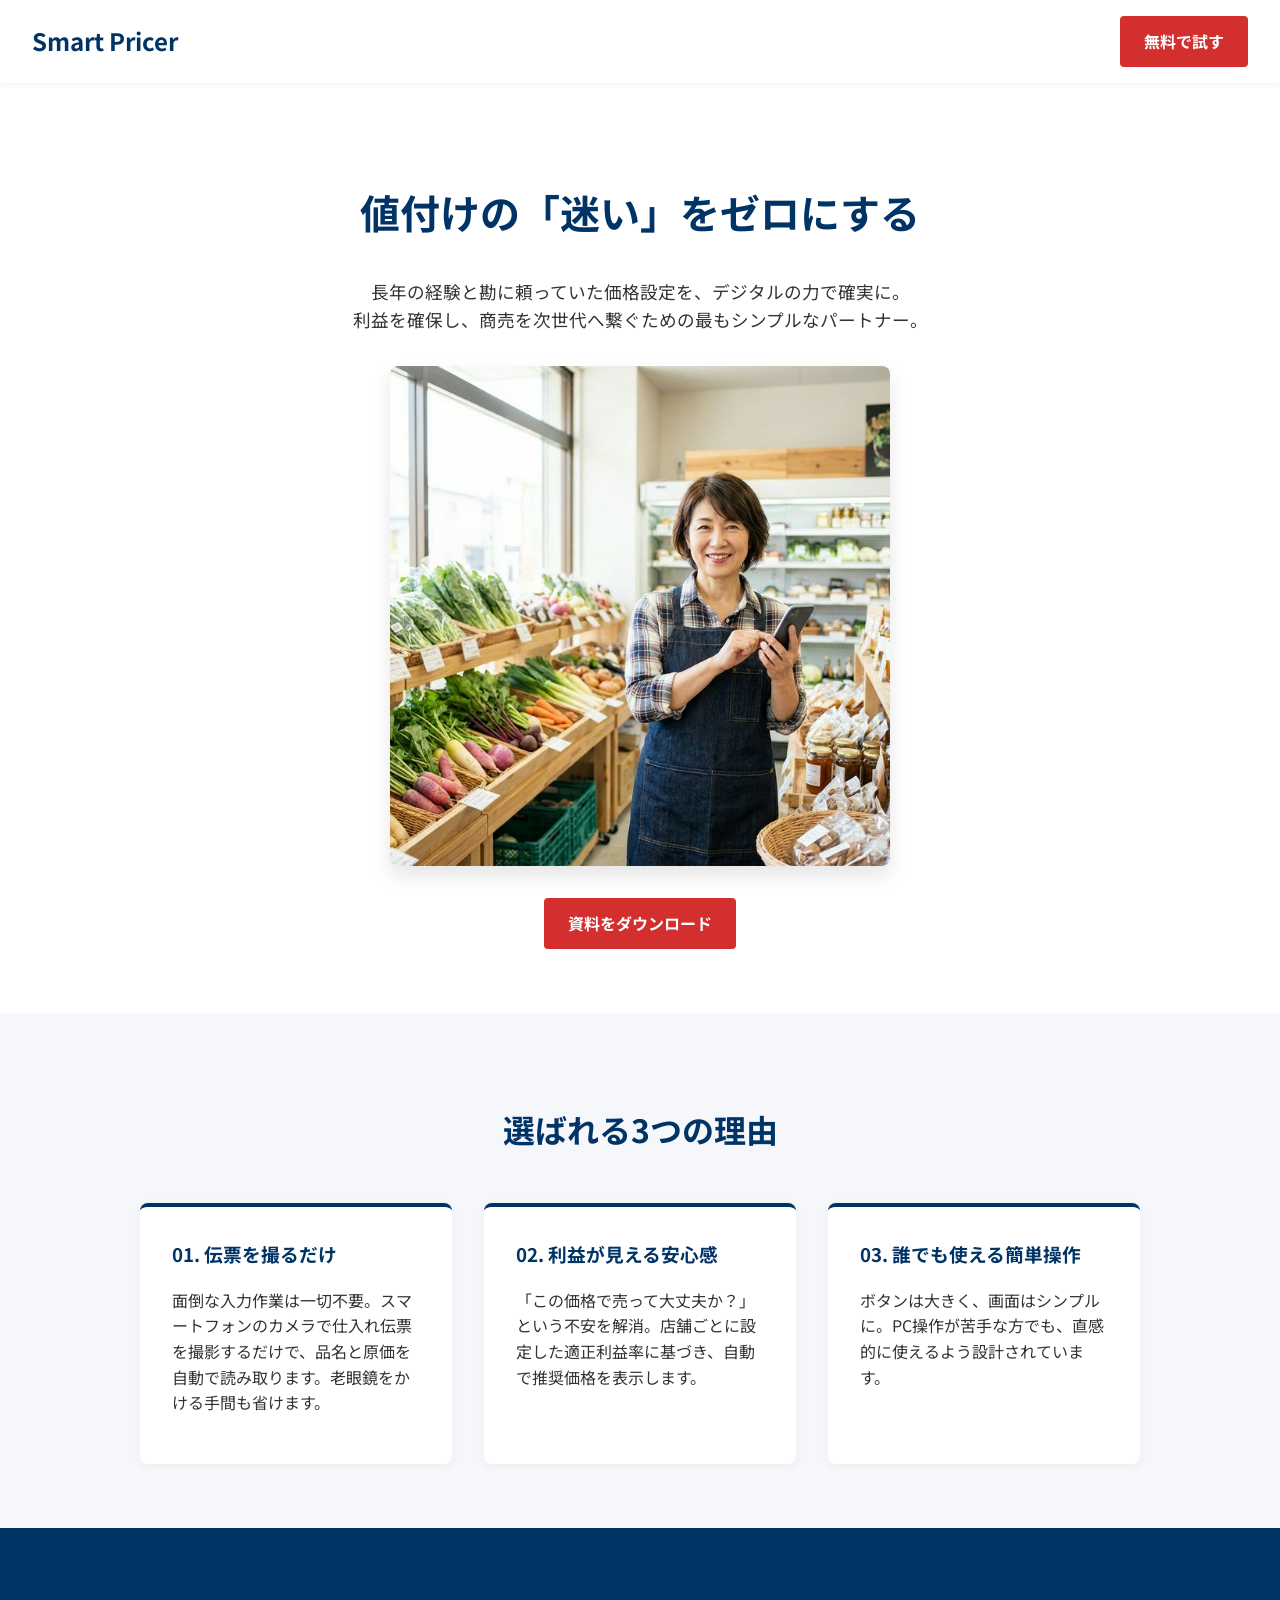
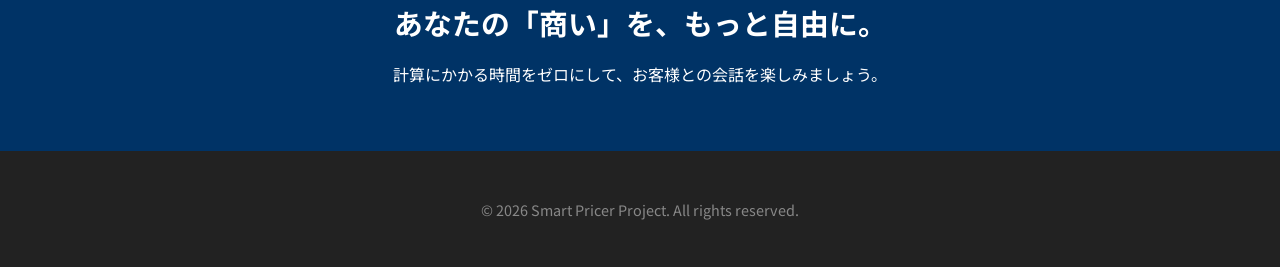
<file: web_designs/lp_concept_a_reliability.html>
<!DOCTYPE html>
<html lang="ja">
<head>
    <meta charset="UTF-8">
    <meta name="viewport" content="width=device-width, initial-scale=1.0">
    <title>スマート・プライサー | 値付けの「迷い」をゼロにする</title>
    <meta name="description" content="仕入れ伝票を撮るだけで、最適な売値を自動計算。小売店の利益を守り、現場の時間を創出する「スマート・プライサー」。">
    <link rel="preconnect" href="https://fonts.googleapis.com">
    <link rel="preconnect" href="https://fonts.gstatic.com" crossorigin>
    <link href="https://fonts.googleapis.com/css2?family=Noto+Sans+JP:wght@400;500;700&display=swap" rel="stylesheet">
    <style>
        :root {
            --primary-color: #003366; /* 信頼のネイビー */
            --accent-color: #D32F2F; /* 強調の赤 */
            --bg-color: #F5F7FA;
            --text-color: #333333;
            --white: #FFFFFF;
        }

        body {
            font-family: 'Noto Sans JP', sans-serif;
            margin: 0;
            padding: 0;
            background-color: var(--bg-color);
            color: var(--text-color);
            line-height: 1.6;
        }

        header {
            background-color: var(--white);
            padding: 1rem 2rem;
            box-shadow: 0 2px 4px rgba(0,0,0,0.05);
            display: flex;
            justify-content: space-between;
            align-items: center;
            position: sticky;
            top: 0;
            z-index: 100;
        }

        .logo {
            font-size: 1.5rem;
            font-weight: 700;
            color: var(--primary-color);
        }

        .cta-button {
            background-color: var(--accent-color);
            color: var(--white);
            padding: 0.8rem 1.5rem;
            border-radius: 4px;
            text-decoration: none;
            font-weight: 700;
            transition: opacity 0.3s;
        }

        .cta-button:hover {
            opacity: 0.9;
        }

        /* Hero Section */
        .hero {
            background-color: var(--white);
            padding: 4rem 2rem;
            text-align: center;
            display: flex;
            flex-direction: column;
            align-items: center;
        }

        .hero h1 {
            font-size: 2.5rem;
            color: var(--primary-color);
            margin-bottom: 1rem;
        }

        .hero p {
            font-size: 1.1rem;
            margin-bottom: 2rem;
            max-width: 600px;
        }

        .hero-image {
            max-width: 100%;
            height: auto;
            border-radius: 8px;
            box-shadow: 0 10px 20px rgba(0,0,0,0.1);
            margin-bottom: 2rem;
            max-height: 500px;
            object-fit: cover;
        }

        /* Features */
        .features {
            padding: 4rem 2rem;
            max-width: 1000px;
            margin: 0 auto;
        }

        .section-title {
            text-align: center;
            font-size: 2rem;
            color: var(--primary-color);
            margin-bottom: 3rem;
        }

        .feature-grid {
            display: grid;
            grid-template-columns: repeat(auto-fit, minmax(300px, 1fr));
            gap: 2rem;
        }

        .feature-card {
            background-color: var(--white);
            padding: 2rem;
            border-radius: 8px;
            box-shadow: 0 2px 8px rgba(0,0,0,0.05);
            text-align: left;
            border-top: 4px solid var(--primary-color);
        }

        .feature-card h3 {
            color: var(--primary-color);
            margin-top: 0;
        }

        /* Proof/Trust */
        .proof {
            background-color: var(--primary-color);
            color: var(--white);
            padding: 3rem 2rem;
            text-align: center;
        }

        .proof h2 {
            font-size: 1.8rem;
            margin-bottom: 0.5rem;
        }

        /* Footer */
        footer {
            background-color: #222;
            color: #888;
            text-align: center;
            padding: 2rem;
            font-size: 0.9rem;
        }

        @media (max-width: 768px) {
            .hero h1 {
                font-size: 1.8rem;
            }
        }
    </style>
</head>
<body>

    <header>
        <div class="logo">Smart Pricer</div>
        <a href="#" class="cta-button">無料で試す</a>
    </header>

    <section class="hero">
        <h1>値付けの「迷い」をゼロにする</h1>
        <p>長年の経験と勘に頼っていた価格設定を、デジタルの力で確実に。<br>
        利益を確保し、商売を次世代へ繋ぐための最もシンプルなパートナー。</p>
        <img src="images/hero_a.png" alt="信頼できる店主がスマホで値付けをしている様子" class="hero-image">
        <a href="#" class="cta-button">資料をダウンロード</a>
    </section>

    <section class="features">
        <h2 class="section-title">選ばれる3つの理由</h2>
        <div class="feature-grid">
            <div class="feature-card">
                <h3>01. 伝票を撮るだけ</h3>
                <p>面倒な入力作業は一切不要。スマートフォンのカメラで仕入れ伝票を撮影するだけで、品名と原価を自動で読み取ります。老眼鏡をかける手間も省けます。</p>
            </div>
            <div class="feature-card">
                <h3>02. 利益が見える安心感</h3>
                <p>「この価格で売って大丈夫か？」という不安を解消。店舗ごとに設定した適正利益率に基づき、自動で推奨価格を表示します。</p>
            </div>
            <div class="feature-card">
                <h3>03. 誰でも使える簡単操作</h3>
                <p>ボタンは大きく、画面はシンプルに。PC操作が苦手な方でも、直感的に使えるよう設計されています。</p>
            </div>
        </div>
    </section>

    <section class="proof">
        <h2>あなたの「商い」を、もっと自由に。</h2>
        <p>計算にかかる時間をゼロにして、お客様との会話を楽しみましょう。</p>
    </section>

    <footer>
        <p>&copy; 2026 Smart Pricer Project. All rights reserved.</p>
    </footer>

</body>
</html>
</file>
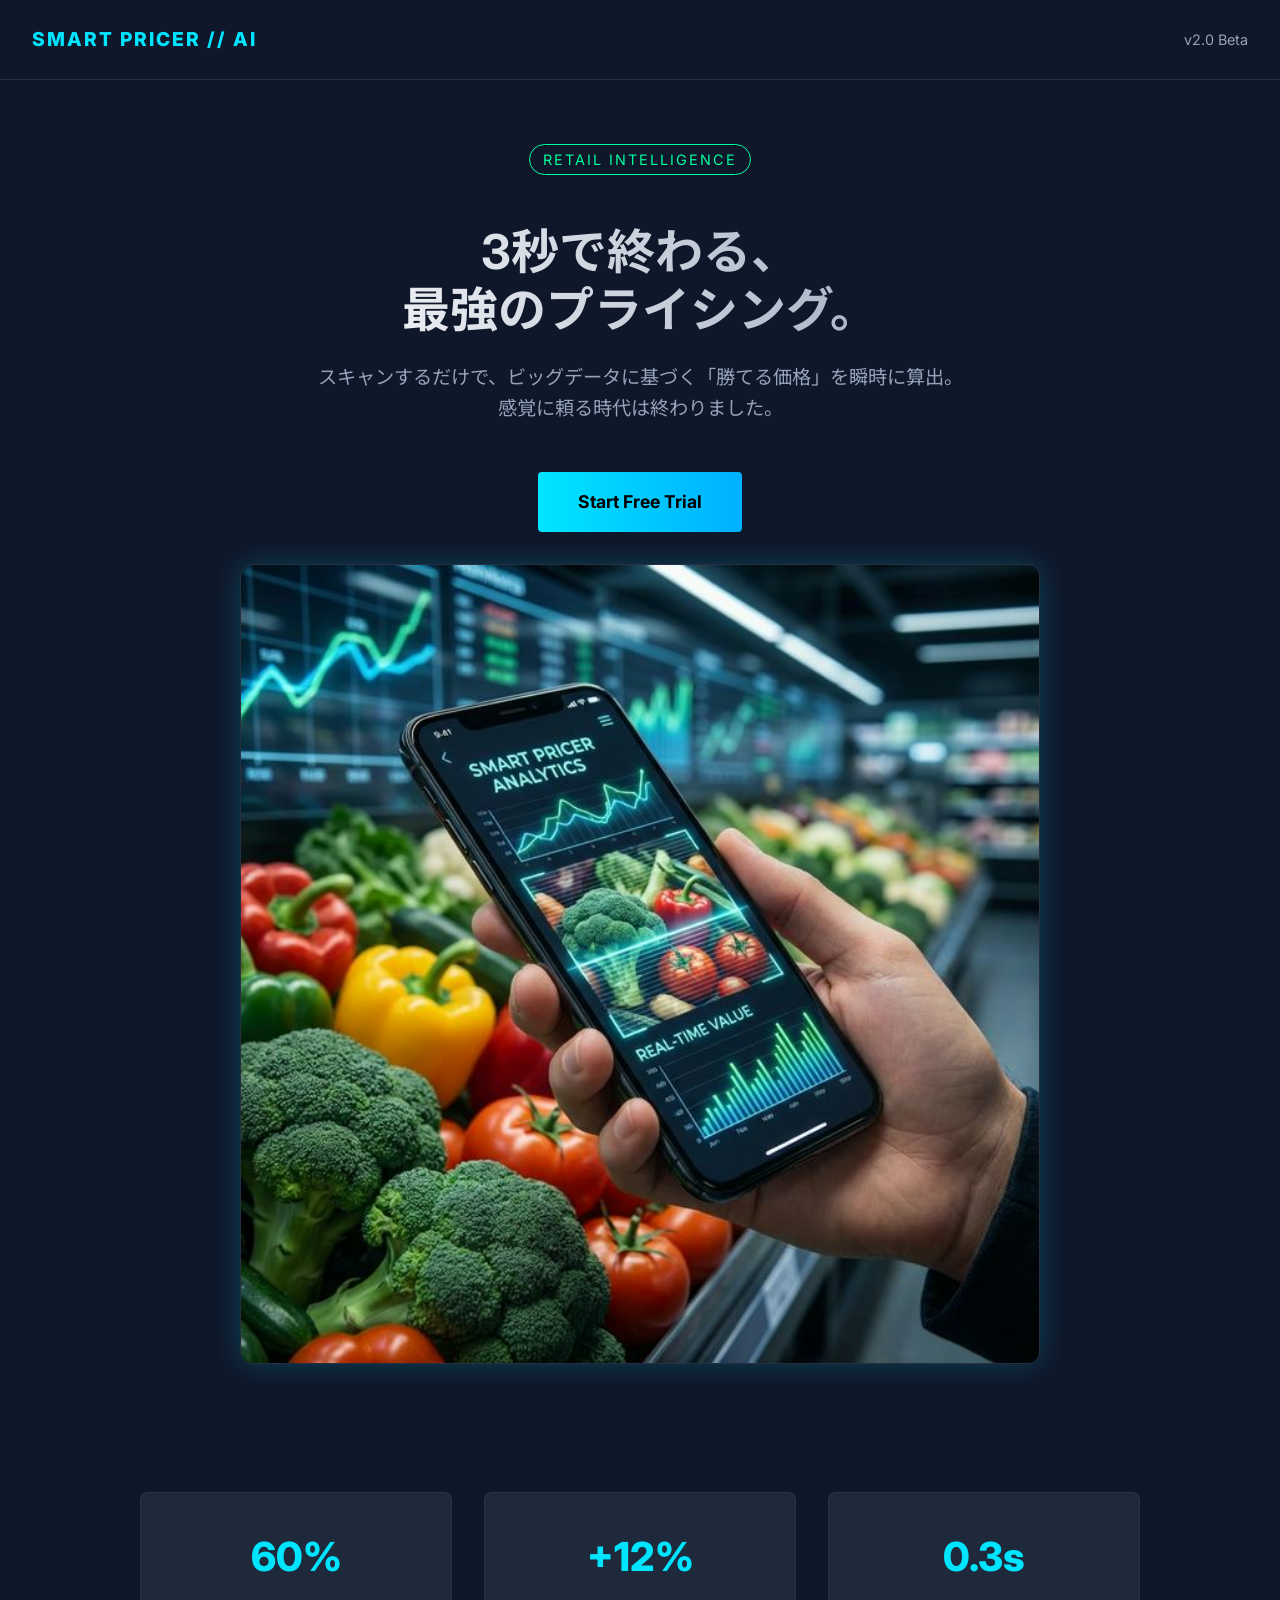
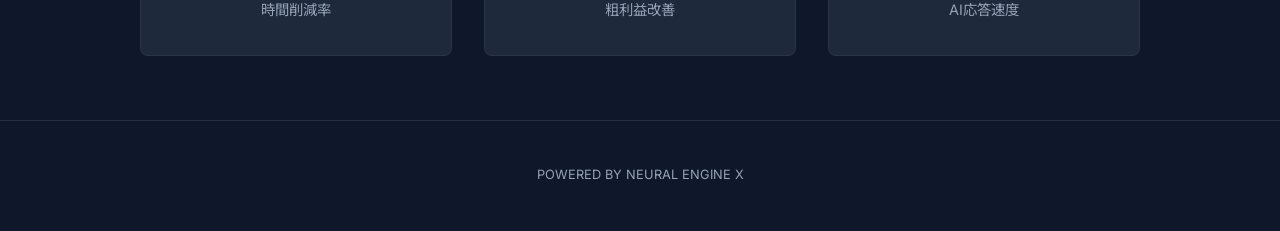
<file: web_designs/lp_concept_b_tech.html>
<!DOCTYPE html>
<html lang="ja">

<head>
    <meta charset="UTF-8">
    <meta name="viewport" content="width=device-width, initial-scale=1.0">
    <title>Smart Pricer | 次世代のリテール・オペレーション</title>
    <meta name="description" content="AIが導き出す「勝てる価格」。経験則をデータに変え、利益最大化を実現するプライシング・プラットフォーム。">
    <link rel="preconnect" href="https://fonts.googleapis.com">
    <link rel="preconnect" href="https://fonts.gstatic.com" crossorigin>
    <link
        href="https://fonts.googleapis.com/css2?family=Inter:wght@400;600;800&family=Noto+Sans+JP:wght@400;700&display=swap"
        rel="stylesheet">
    <style>
        :root {
            --bg-color: #0F172A;
            /* ダークネイビー */
            --card-bg: #1E293B;
            --primary-accent: #00E5FF;
            /* サイバーブルー */
            --secondary-accent: #00FF9D;
            /* ネオングリーン */
            --text-color: #F8FAFC;
            --text-muted: #94A3B8;
        }

        body {
            font-family: 'Inter', 'Noto Sans JP', sans-serif;
            margin: 0;
            padding: 0;
            background-color: var(--bg-color);
            color: var(--text-color);
            line-height: 1.6;
        }

        header {
            padding: 1.5rem 2rem;
            display: flex;
            justify-content: space-between;
            align-items: center;
            border-bottom: 1px solid rgba(255, 255, 255, 0.1);
        }

        .logo {
            font-size: 1.2rem;
            letter-spacing: 2px;
            font-weight: 800;
            color: var(--primary-accent);
            text-transform: uppercase;
        }

        .hero {
            padding: 4rem 2rem;
            text-align: center;
            position: relative;
            overflow: hidden;
        }

        .hero::before {
            content: '';
            position: absolute;
            top: -50%;
            left: 50%;
            transform: translate(-50%, 0);
            width: 600px;
            height: 600px;
            background: radial-gradient(circle, rgba(0, 229, 255, 0.2) 0%, rgba(15, 23, 42, 0) 70%);
            z-index: 0;
            pointer-events: none;
        }

        .hero-content {
            position: relative;
            z-index: 1;
            max-width: 800px;
            margin: 0 auto;
        }

        .tagline {
            color: var(--secondary-accent);
            font-size: 0.9rem;
            letter-spacing: 2px;
            margin-bottom: 1rem;
            display: inline-block;
            border: 1px solid var(--secondary-accent);
            padding: 0.2rem 0.8rem;
            border-radius: 20px;
        }

        h1 {
            font-size: 3rem;
            line-height: 1.2;
            margin-bottom: 1.5rem;
            background: linear-gradient(90deg, #FFFFFF, #94A3B8);
            -webkit-background-clip: text;
            -webkit-text-fill-color: transparent;
        }

        p.lead {
            color: var(--text-muted);
            font-size: 1.2rem;
            margin-bottom: 3rem;
        }

        .hero-image-wrapper {
            margin-top: 2rem;
            border-radius: 12px;
            overflow: hidden;
            border: 1px solid rgba(255, 255, 255, 0.1);
            box-shadow: 0 0 30px rgba(0, 229, 255, 0.2);
        }

        .hero-image {
            width: 100%;
            display: block;
        }

        .stats-grid {
            display: grid;
            grid-template-columns: repeat(auto-fit, minmax(200px, 1fr));
            gap: 2rem;
            padding: 4rem 2rem;
            max-width: 1000px;
            margin: 0 auto;
        }

        .stat-card {
            background-color: var(--card-bg);
            padding: 2rem;
            border-radius: 8px;
            text-align: center;
            border: 1px solid rgba(255, 255, 255, 0.05);
            transition: transform 0.3s;
        }

        .stat-card:hover {
            transform: translateY(-5px);
            border-color: var(--primary-accent);
        }

        .stat-number {
            font-size: 2.5rem;
            font-weight: 800;
            color: var(--primary-accent);
            display: block;
            margin-bottom: 0.5rem;
        }

        .stat-label {
            color: var(--text-muted);
            font-size: 0.9rem;
        }

        .cta-section {
            text-align: center;
            padding: 2rem;
            margin-bottom: 4rem;
        }

        .primary-btn {
            background: linear-gradient(90deg, var(--primary-accent), #00B0FF);
            color: #000;
            padding: 1rem 2.5rem;
            border-radius: 4px;
            text-decoration: none;
            font-weight: 700;
            font-size: 1.1rem;
            display: inline-block;
            transition: box-shadow 0.3s;
        }

        .primary-btn:hover {
            box-shadow: 0 0 20px rgba(0, 229, 255, 0.5);
        }
    </style>
</head>

<body>

    <header>
        <div class="logo">Smart Pricer // AI</div>
        <div style="font-size: 0.9rem; color: var(--text-muted);">v2.0 Beta</div>
    </header>

    <div class="hero">
        <div class="hero-content">
            <span class="tagline">RETAIL INTELLIGENCE</span>
            <h1>3秒で終わる、<br>最強のプライシング。</h1>
            <p class="lead">スキャンするだけで、ビッグデータに基づく「勝てる価格」を瞬時に算出。<br>
                感覚に頼る時代は終わりました。</p>

            <a href="#" class="primary-btn">Start Free Trial</a>

            <div class="hero-image-wrapper">
                <img src="images/hero_b.png" alt="Futuristic smartphone interface analysing vegetable prices"
                    class="hero-image">
            </div>
        </div>
    </div>

    <div class="stats-grid">
        <div class="stat-card">
            <span class="stat-number">60%</span>
            <span class="stat-label">時間削減率</span>
        </div>
        <div class="stat-card">
            <span class="stat-number">+12%</span>
            <span class="stat-label">粗利益改善</span>
        </div>
        <div class="stat-card">
            <span class="stat-number">0.3s</span>
            <span class="stat-label">AI応答速度</span>
        </div>
    </div>

    <footer
        style="text-align: center; padding: 2rem; color: var(--text-muted); font-size: 0.8rem; border-top: 1px solid rgba(255,255,255,0.1);">
        <p>POWERED BY NEURAL ENGINE X</p>
    </footer>

</body>

</html>
</file>
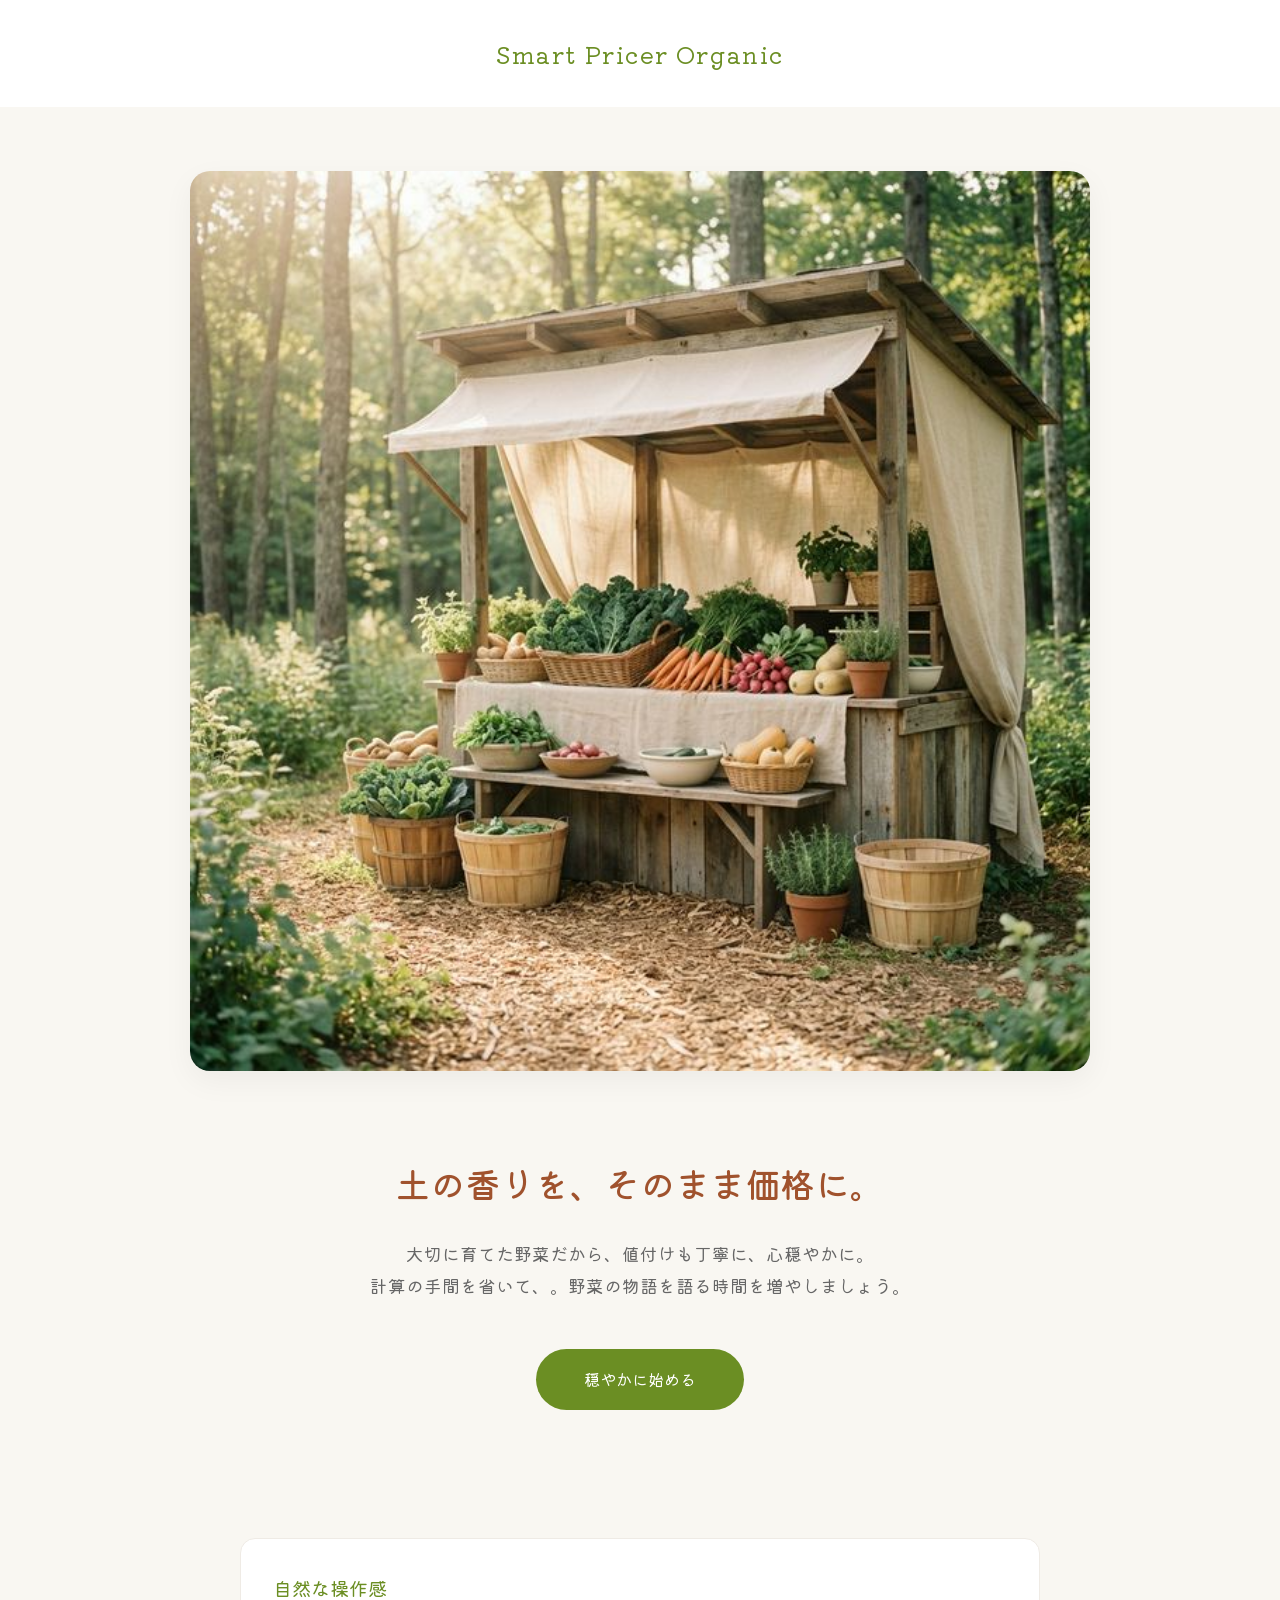
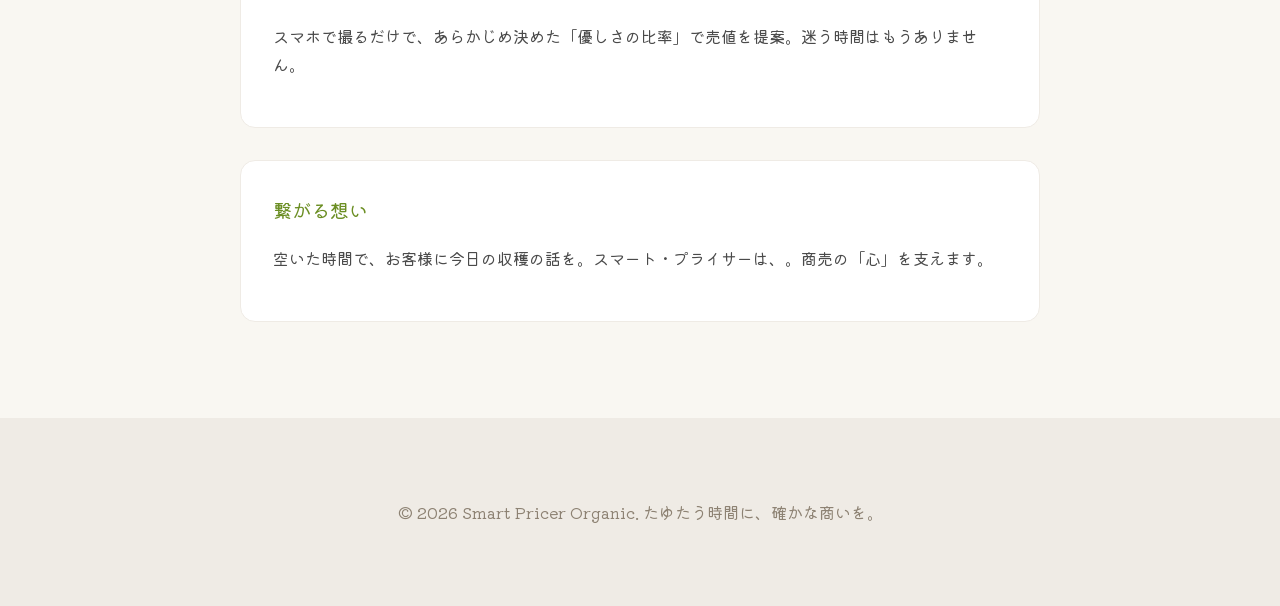
<file: web_designs/lp_concept_c1_organic.html>
<!DOCTYPE html>
<html lang="ja">

<head>
    <meta charset="UTF-8">
    <meta name="viewport" content="width=device-width, initial-scale=1.0">
    <title>スマート・プライサー | 自然の恵みを、まっすぐ届ける</title>
    <link rel="preconnect" href="https://fonts.googleapis.com">
    <link rel="preconnect" href="https://fonts.gstatic.com" crossorigin>
    <link href="https://fonts.googleapis.com/css2?family=Kiwi+Maru:wght@300;400;500&display=swap" rel="stylesheet">
    <style>
        :root {
            --bg-color: #F9F7F2;
            --primary-color: #6B8E23;
            /* オリーブドラブ */
            --accent-color: #A0522D;
            /* シエナ */
            --text-color: #4A4A4A;
            --font-family: 'Kiwi Maru', serif;
        }

        body {
            font-family: var(--font-family);
            margin: 0;
            padding: 0;
            background-color: var(--bg-color);
            color: var(--text-color);
            line-height: 1.8;
        }

        header {
            padding: 2rem;
            text-align: center;
            background-color: #fff;
        }

        .logo {
            font-size: 1.5rem;
            color: var(--primary-color);
            letter-spacing: 0.1rem;
        }

        .hero {
            position: relative;
            padding: 4rem 2rem;
            text-align: center;
        }

        .hero-inner {
            max-width: 900px;
            margin: 0 auto;
        }

        .hero img {
            width: 100%;
            height: auto;
            border-radius: 20px;
            box-shadow: 0 10px 30px rgba(0, 0, 0, 0.05);
            margin-bottom: 3rem;
        }

        h1 {
            font-size: 2.2rem;
            color: var(--accent-color);
            margin-bottom: 1.5rem;
            font-weight: 500;
        }

        .lead {
            font-size: 1.1rem;
            margin-bottom: 3rem;
            color: #666;
        }

        .btn-organic {
            display: inline-block;
            padding: 1rem 3rem;
            background-color: var(--primary-color);
            color: #fff;
            text-decoration: none;
            border-radius: 50px;
            transition: opacity 0.3s;
        }

        .btn-organic:hover {
            opacity: 0.8;
        }

        .section {
            padding: 4rem 2rem;
            max-width: 800px;
            margin: 0 auto;
        }

        .card {
            background-color: #fff;
            padding: 2rem;
            border-radius: 15px;
            margin-bottom: 2rem;
            border: 1px solid #EFEBE5;
        }

        .card-title {
            color: var(--primary-color);
            font-size: 1.2rem;
            margin-bottom: 1rem;
            display: block;
        }

        footer {
            padding: 4rem 2rem;
            text-align: center;
            background-color: #EFEBE5;
            color: #8D8273;
        }
    </style>
</head>

<body>
    <header>
        <div class="logo">Smart Pricer Organic</div>
    </header>

    <div class="hero">
        <div class="hero-inner">
            <img src="images/hero_c1.png" alt="Organic Market in Forest">
            <h1>土の香りを、そのまま価格に。</h1>
            <p class="lead">大切に育てた野菜だから、値付けも丁寧に、心穏やかに。<br>
                計算の手間を省いて、。野菜の物語を語る時間を増やしましょう。</p>
            <a href="#" class="btn-organic">穏やかに始める</a>
        </div>
    </div>

    <div class="section">
        <div class="card">
            <span class="card-title">自然な操作感</span>
            <p>スマホで撮るだけで、あらかじめ決めた「優しさの比率」で売値を提案。迷う時間はもうありません。</p>
        </div>
        <div class="card">
            <span class="card-title">繋がる想い</span>
            <p>空いた時間で、お客様に今日の収穫の話を。スマート・プライサーは、。商売の「心」を支えます。</p>
        </div>
    </div>

    <footer>
        <p>&copy; 2026 Smart Pricer Organic. たゆたう時間に、確かな商いを。</p>
    </footer>
</body>

</html>
</file>
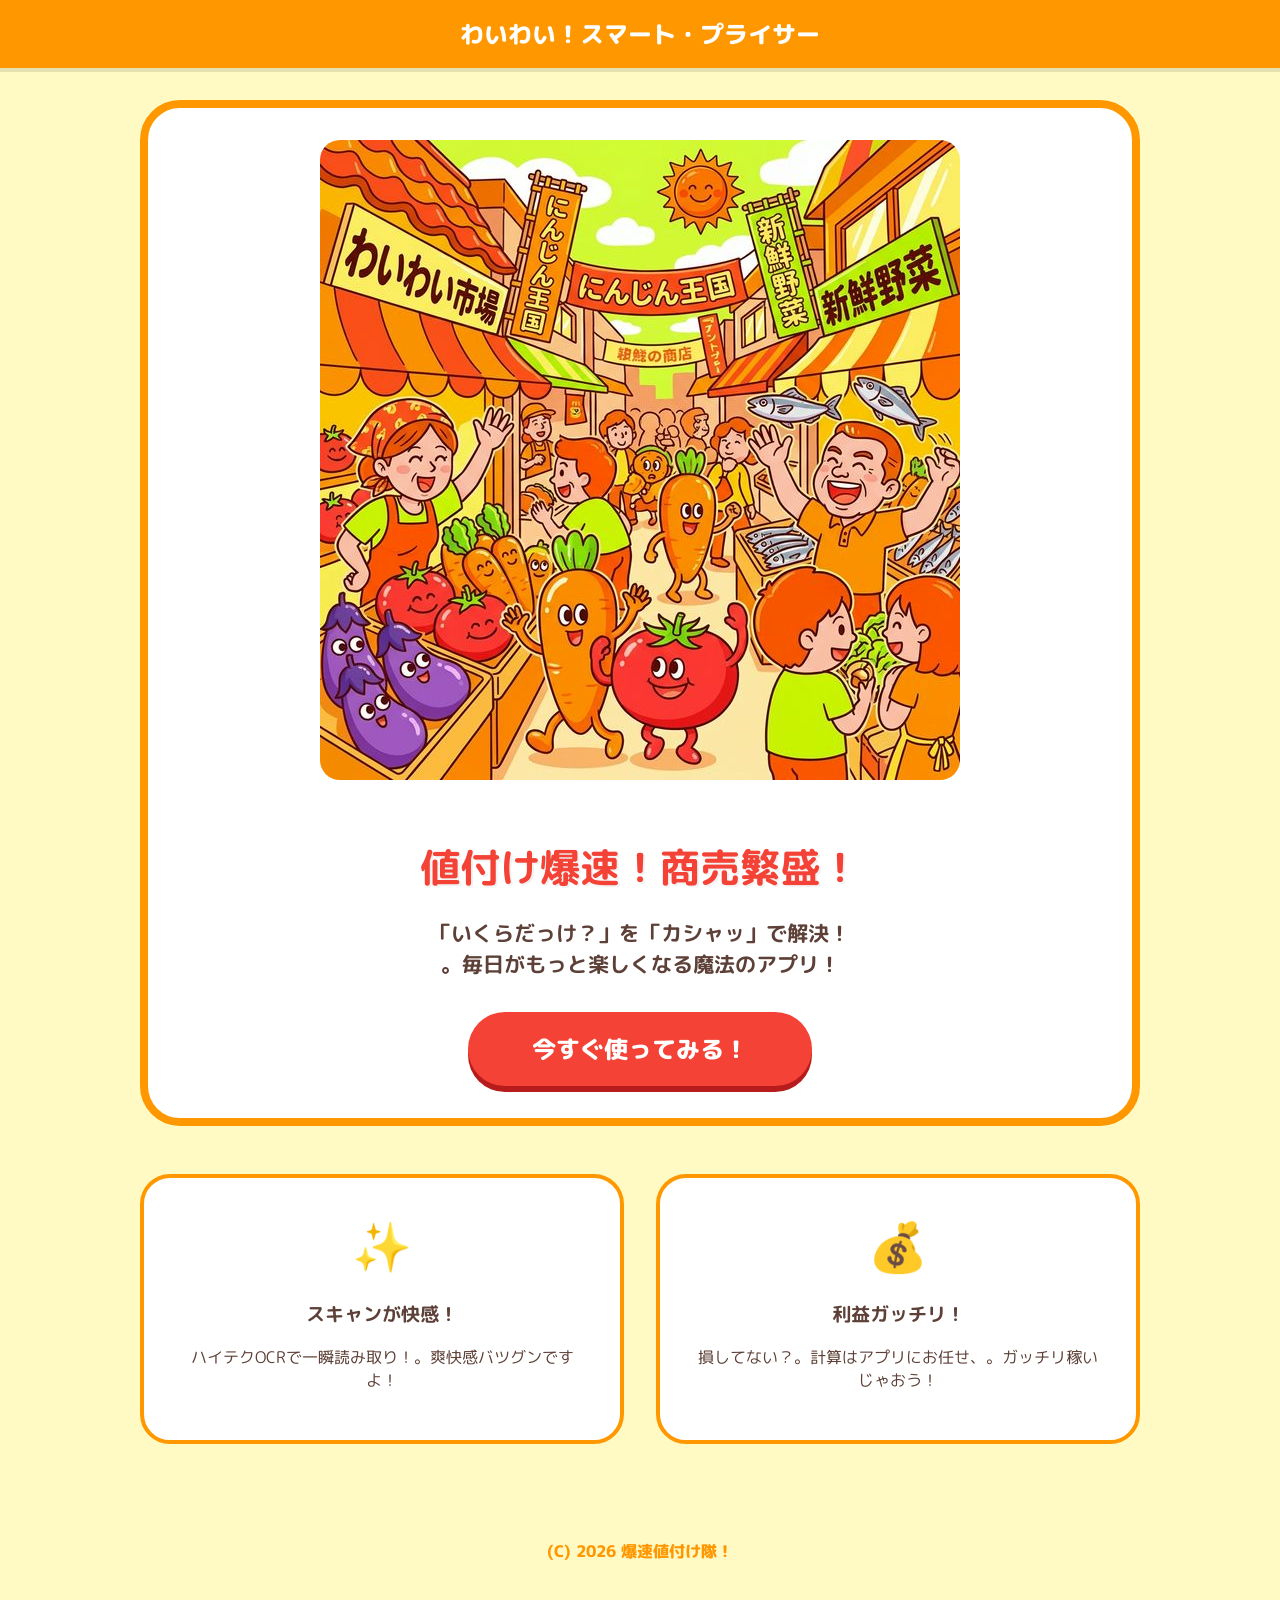
<file: web_designs/lp_concept_c2_pop.html>
<!DOCTYPE html>
<html lang="ja">

<head>
    <meta charset="UTF-8">
    <meta name="viewport" content="width=device-width, initial-scale=1.0">
    <title>スマート・プライサー | 商売繁盛！わいわい値付け！</title>
    <link rel="preconnect" href="https://fonts.googleapis.com">
    <link rel="preconnect" href="https://fonts.gstatic.com" crossorigin>
    <link href="https://fonts.googleapis.com/css2?family=M+PLUS+Rounded+1c:wght@400;700;800&display=swap"
        rel="stylesheet">
    <style>
        :root {
            --bg-color: #FFF9C4;
            --primary-color: #FF9800;
            --accent-color: #F44336;
            --text-color: #5D4037;
            --white: #FFFFFF;
        }

        body {
            font-family: 'M PLUS Rounded 1c', sans-serif;
            margin: 0;
            padding: 0;
            background-color: var(--bg-color);
            color: var(--text-color);
        }

        .header {
            background-color: var(--primary-color);
            color: var(--white);
            padding: 1rem;
            text-align: center;
            font-size: 1.5rem;
            font-weight: 800;
            box-shadow: 0 4px 0 rgba(0, 0, 0, 0.1);
        }

        .container {
            max-width: 1000px;
            margin: 0 auto;
            padding: 2rem;
        }

        .hero-banner {
            background-color: var(--white);
            border: 8px solid var(--primary-color);
            border-radius: 40px;
            padding: 2rem;
            text-align: center;
            margin-bottom: 3rem;
        }

        .hero-banner img {
            max-width: 100%;
            height: auto;
            border-radius: 20px;
            margin-bottom: 1.5rem;
        }

        h1 {
            font-size: 2.5rem;
            color: var(--accent-color);
            margin-bottom: 1rem;
            text-shadow: 2px 2px 0 rgba(0, 0, 0, 0.05);
        }

        .pop-text {
            font-size: 1.3rem;
            font-weight: 700;
            margin-bottom: 2rem;
        }

        .btn-pop {
            display: inline-block;
            padding: 1.2rem 4rem;
            background-color: var(--accent-color);
            color: var(--white);
            font-size: 1.5rem;
            font-weight: 800;
            text-decoration: none;
            border-radius: 100px;
            box-shadow: 0 6px 0 #B71C1C;
            transition: transform 0.1s;
        }

        .btn-pop:active {
            transform: translateY(6px);
            box-shadow: none;
        }

        .grid {
            display: grid;
            grid-template-columns: repeat(auto-fit, minmax(300px, 1fr));
            gap: 2rem;
        }

        .pop-card {
            background-color: var(--white);
            padding: 2rem;
            border-radius: 30px;
            text-align: center;
            border: 4px solid var(--primary-color);
        }

        .icon {
            font-size: 3rem;
            margin-bottom: 1rem;
        }
    </style>
</head>

<body>
    <div class="header">わいわい！スマート・プライサー</div>
    <div class="container">
        <div class="hero-banner">
            <img src="images/hero_c2.png" alt="Pop Shopping Street Illustration">
            <h1>値付け爆速！商売繁盛！</h1>
            <p class="pop-text">「いくらだっけ？」を「カシャッ」で解決！<br>。毎日がもっと楽しくなる魔法のアプリ！</p>
            <a href="#" class="btn-pop">今すぐ使ってみる！</a>
        </div>

        <div class="grid">
            <div class="pop-card">
                <div class="icon">✨</div>
                <h3>スキャンが快感！</h3>
                <p>ハイテクOCRで一瞬読み取り！。爽快感バツグンですよ！</p>
            </div>
            <div class="pop-card">
                <div class="icon">💰</div>
                <h3>利益ガッチリ！</h3>
                <p>損してない？。計算はアプリにお任せ、。ガッチリ稼いじゃおう！</p>
            </div>
        </div>
    </div>
    <footer style="text-align: center; padding: 4rem; color: var(--primary-color); font-weight: 800;">
        (C) 2026 爆速値付け隊！
    </footer>
</body>

</html>
</file>
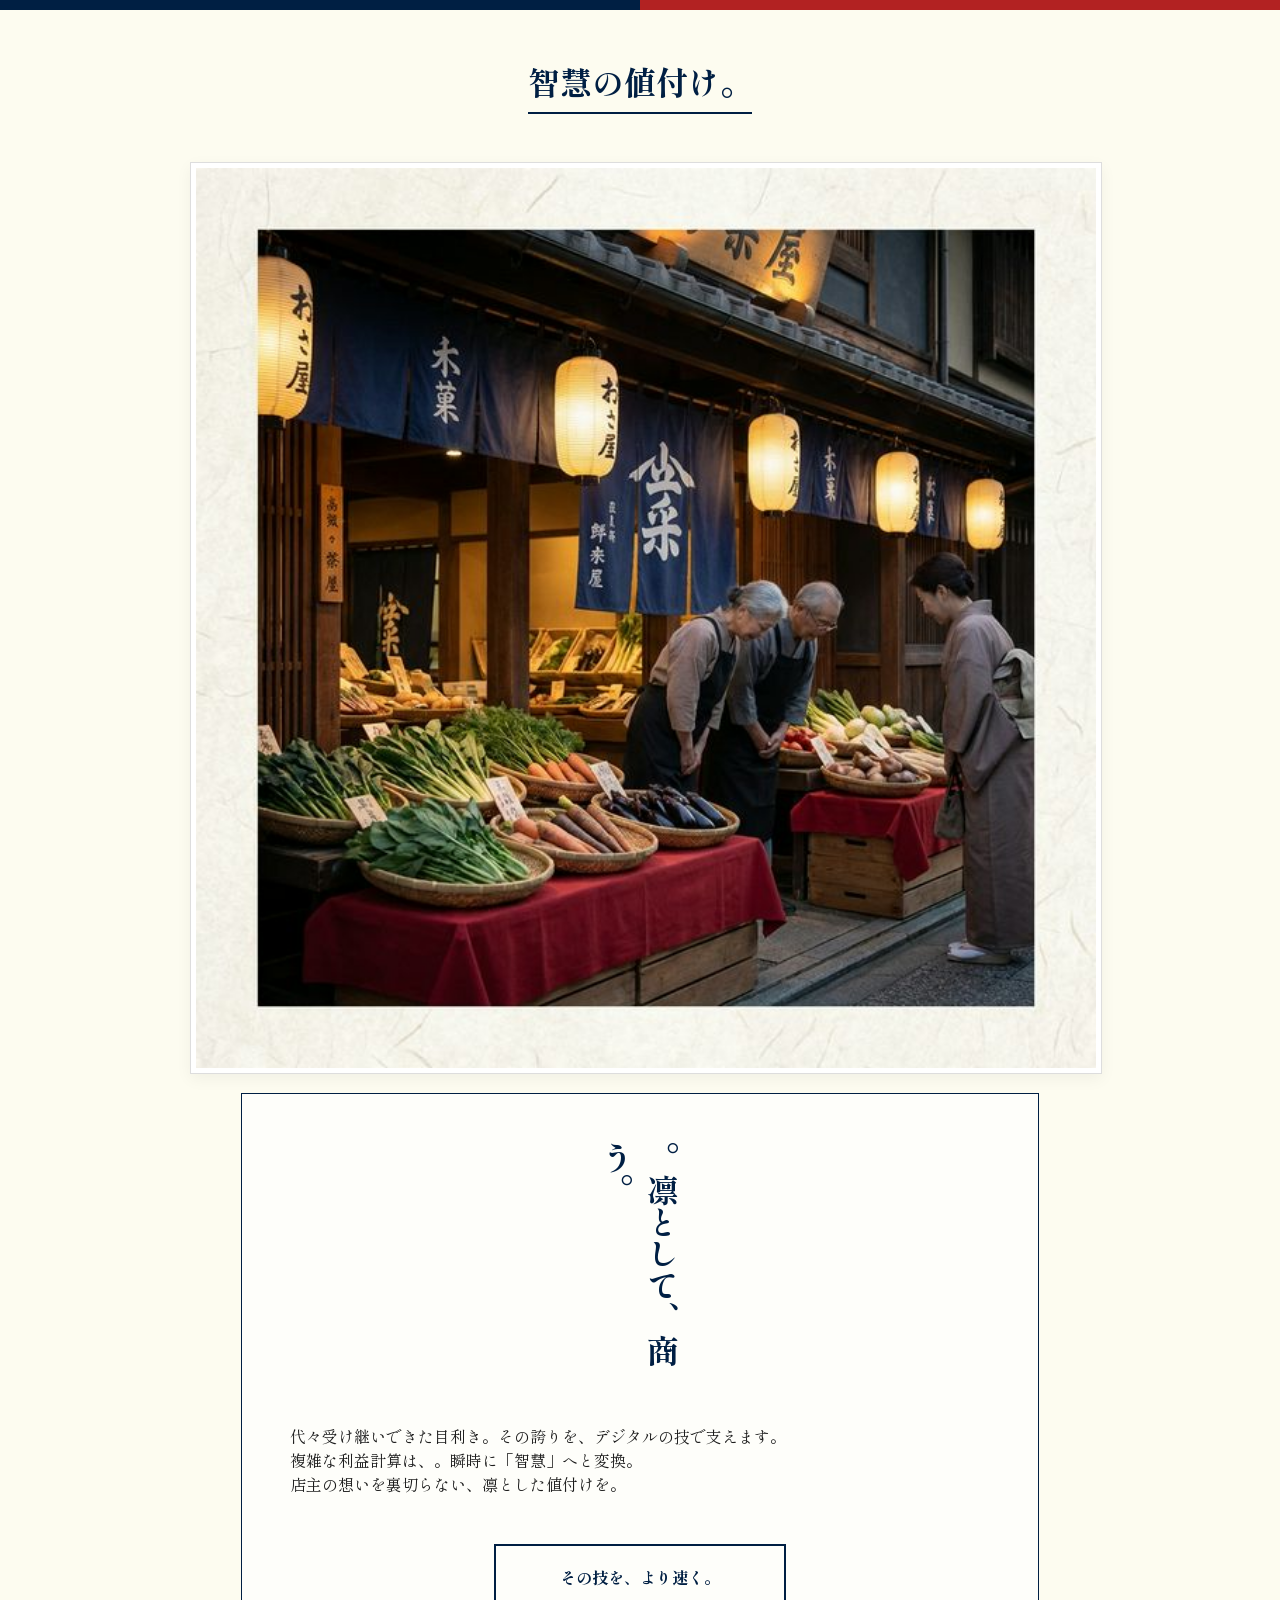
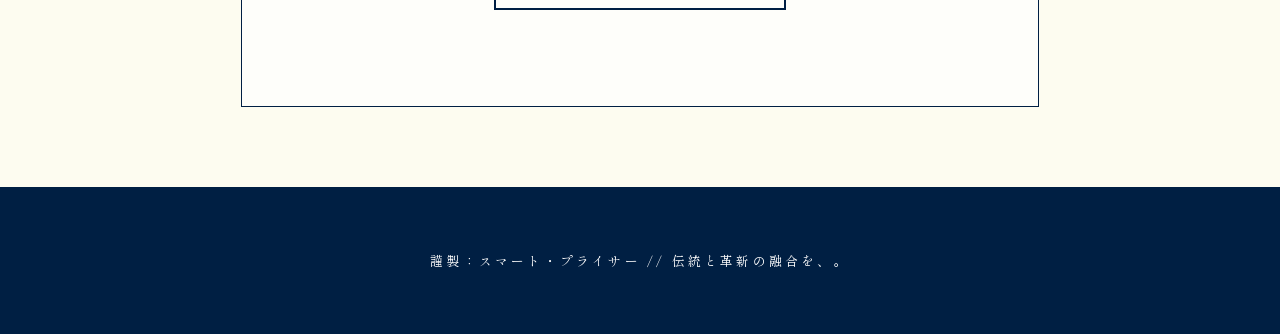
<file: web_designs/lp_concept_c3_modern_jp.html>
<!DOCTYPE html>
<html lang="ja">

<head>
    <meta charset="UTF-8">
    <meta name="viewport" content="width=device-width, initial-scale=1.0">
    <title>スマート・プライサー | 伝統を、デジタルの技で支える</title>
    <link rel="preconnect" href="https://fonts.googleapis.com">
    <link rel="preconnect" href="https://fonts.gstatic.com" crossorigin>
    <link href="https://fonts.googleapis.com/css2?family=Shippori+Mincho:wght@400;700&display=swap" rel="stylesheet">
    <style>
        :root {
            --bg-color: #FDFCF0;
            /* 和紙の色 */
            --primary-color: #001F43;
            /* 勝ち色・藍 */
            --accent-color: #B22222;
            /* 丹生・朱 */
            --text-color: #1C1C1C;
        }

        body {
            font-family: 'Shippori Mincho', serif;
            margin: 0;
            padding: 0;
            background-color: var(--bg-color);
            color: var(--text-color);
            background-image: url('https://www.transparenttextures.com/patterns/p6.png');
            /* 控えめな紙テクスチャ */
        }

        .top-bar {
            height: 10px;
            background: linear-gradient(90deg, var(--primary-color) 50%, var(--accent-color) 50%);
        }

        header {
            padding: 3rem 2rem;
            text-align: center;
        }

        .logo-jp {
            font-size: 2rem;
            font-weight: 700;
            border-bottom: 2px solid var(--primary-color);
            display: inline-block;
            padding-bottom: 0.5rem;
            color: var(--primary-color);
        }

        .container {
            max-width: 900px;
            margin: 0 auto;
            padding-bottom: 5rem;
        }

        .hero-jp {
            margin-bottom: 4rem;
            text-align: center;
        }

        .hero-jp img {
            width: 100%;
            height: auto;
            border: 1px solid #ddd;
            padding: 5px;
            background: #fff;
            box-shadow: 0 5px 15px rgba(0, 0, 0, 0.05);
        }

        .content-box {
            padding: 3rem;
            background: rgba(255, 255, 255, 0.7);
            border: 1px solid var(--primary-color);
            position: relative;
            margin-top: -50px;
            max-width: 700px;
            margin-left: auto;
            margin-right: auto;
        }

        h1 {
            font-size: 2rem;
            margin-bottom: 2rem;
            color: var(--primary-color);
            writing-mode: vertical-rl;
            text-orientation: upright;
            height: 250px;
            margin: 0 auto 2rem;
            display: block;
        }

        .desc-text {
            text-align: justify;
            margin-top: 2rem;
        }

        .cta-jp {
            display: block;
            width: fit-content;
            margin: 3rem auto;
            padding: 1.2rem 4rem;
            border: 2px solid var(--primary-color);
            color: var(--primary-color);
            text-decoration: none;
            font-weight: 700;
            transition: all 0.3s;
        }

        .cta-jp:hover {
            background-color: var(--primary-color);
            color: #fff;
        }

        footer {
            background-color: var(--primary-color);
            color: #fff;
            padding: 4rem 2rem;
            text-align: center;
            font-size: 0.8rem;
            letter-spacing: 0.2rem;
        }
    </style>
</head>

<body>
    <div class="top-bar"></div>
    <header>
        <div class="logo-jp">智慧の値付け。</div>
    </header>

    <div class="container">
        <div class="hero-jp">
            <img src="images/hero_c3.png" alt="Traditional Japanese Greengrocer">
        </div>

        <div class="content-box">
            <h1>。凛として、商う。</h1>
            <div class="desc-text">
                <p>代々受け継いできた目利き。その誇りを、デジタルの技で支えます。<br>
                    複雑な利益計算は、。瞬時に「智慧」へと変換。<br>
                    店主の想いを裏切らない、凛とした値付けを。</p>
            </div>
            <a href="#" class="cta-jp">その技を、より速く。</a>
        </div>
    </div>

    <footer>
        謹製：スマート・プライサー // 伝統と革新の融合を、。
    </footer>
</body>

</html>
</file>
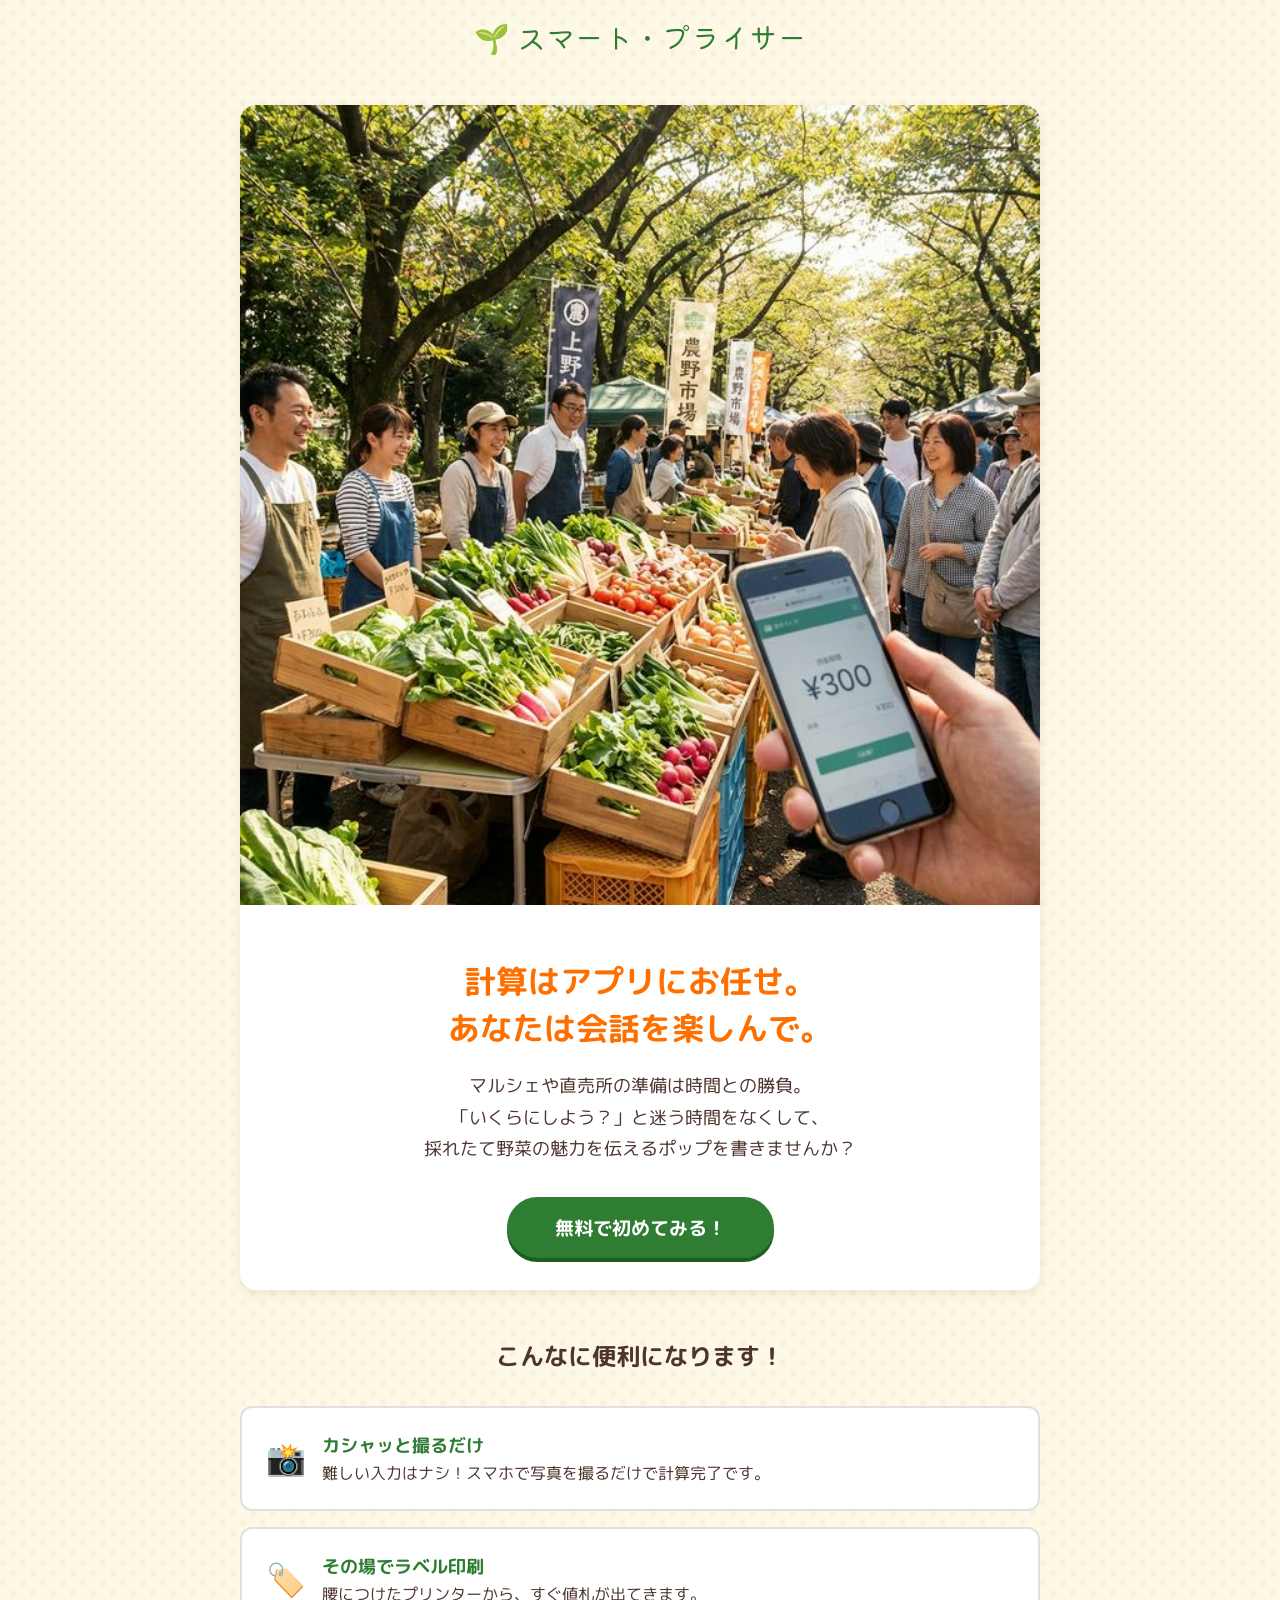
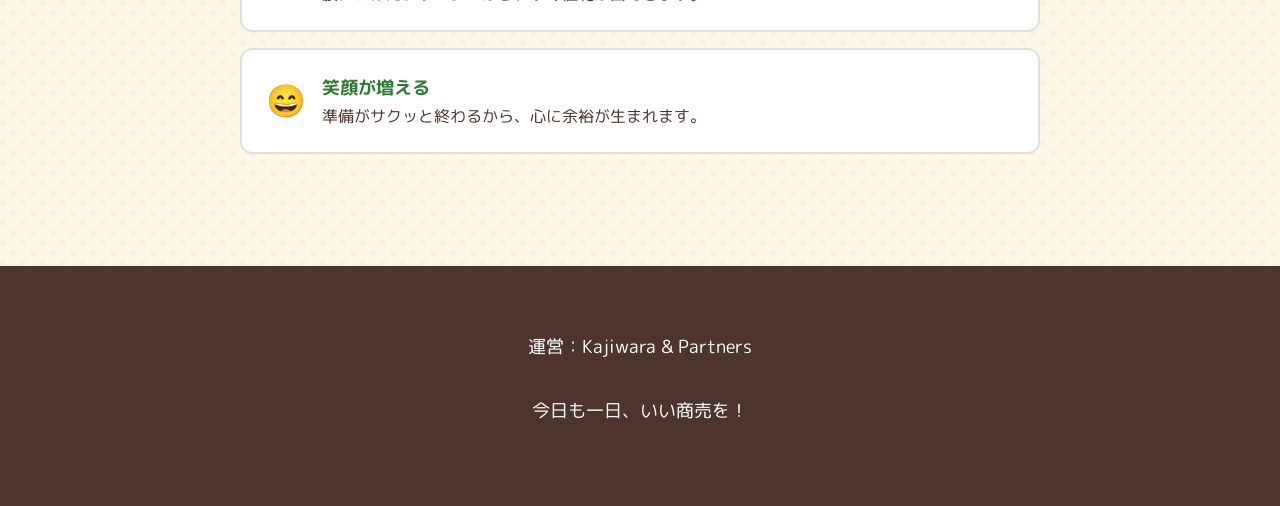
<file: web_designs/lp_concept_c_market.html>
<!DOCTYPE html>
<html lang="ja">

<head>
    <meta charset="UTF-8">
    <meta name="viewport" content="width=device-width, initial-scale=1.0">
    <title>スマート・プライサー | 商売をもっと楽しく！</title>
    <meta name="description" content="マルシェや直売所にぴったり。難しいことナシで、パパッと値付けができるアプリ。お客様との会話をもっと増やそう。">
    <link rel="preconnect" href="https://fonts.googleapis.com">
    <link rel="preconnect" href="https://fonts.gstatic.com" crossorigin>
    <link
        href="https://fonts.googleapis.com/css2?family=Kiwi+Maru:wght@300;500&family=M+PLUS+Rounded+1c:wght@400;700&display=swap"
        rel="stylesheet">
    <style>
        :root {
            --bg-color: #FEF9E7;
            /* クリーム色 */
            --primary-color: #2E7D32;
            /* 自然な緑 */
            --accent-color: #FF6F00;
            /* 元気なオレンジ */
            --text-color: #4E342E;
            /* こげ茶 */
            --card-bg: #FFFFFF;
        }

        body {
            font-family: 'M PLUS Rounded 1c', 'Kiwi Maru', sans-serif;
            margin: 0;
            padding: 0;
            background-color: var(--bg-color);
            color: var(--text-color);
            background-image: url("data:image/svg+xml,%3Csvg width='20' height='20' viewBox='0 0 20 20' xmlns='http://www.w3.org/2000/svg'%3E%3Cg fill='%23e0d8b0' fill-opacity='0.2' fill-rule='evenodd'%3E%3Ccircle cx='3' cy='3' r='3'/%3E%3Ccircle cx='13' cy='13' r='3'/%3E%3C/g%3E%3C/svg%3E");
        }

        header {
            background-color: var(--white);
            padding: 1rem;
            text-align: center;
        }

        .brand {
            font-family: 'Kiwi Maru', serif;
            font-size: 1.8rem;
            color: var(--primary-color);
        }

        .container {
            max-width: 800px;
            margin: 0 auto;
            padding: 2rem 1rem;
        }

        .hero {
            background-color: var(--card-bg);
            border-radius: 16px;
            overflow: hidden;
            box-shadow: 0 4px 12px rgba(78, 52, 46, 0.1);
            margin-bottom: 3rem;
        }

        .hero-img {
            width: 100%;
            height: auto;
            display: block;
        }

        .hero-text {
            padding: 2rem;
            text-align: center;
        }

        h1 {
            font-size: 2rem;
            color: var(--accent-color);
            margin-bottom: 1rem;
        }

        p {
            font-size: 1.1rem;
            line-height: 1.8;
            margin-bottom: 2rem;
        }

        .btn-circle {
            background-color: var(--primary-color);
            color: #fff;
            padding: 1rem 3rem;
            border-radius: 50px;
            text-decoration: none;
            font-weight: 700;
            font-size: 1.2rem;
            display: inline-block;
            box-shadow: 0 4px 0 #1B5E20;
            transition: transform 0.1s;
        }

        .btn-circle:active {
            transform: translateY(4px);
            box-shadow: none;
        }

        .merit-list {
            list-style: none;
            padding: 0;
        }

        .merit-item {
            background: #fff;
            margin-bottom: 1rem;
            padding: 1.5rem;
            border-radius: 12px;
            display: flex;
            align-items: center;
            border: 2px solid #E0E0E0;
        }

        .merit-icon {
            font-size: 2rem;
            margin-right: 1rem;
        }

        .merit-title {
            font-weight: 700;
            font-size: 1.1rem;
            color: var(--primary-color);
            display: block;
            margin-bottom: 0.2rem;
        }

        footer {
            text-align: center;
            padding: 3rem 1rem;
            background: var(--text-color);
            color: #fff;
            margin-top: 4rem;
        }
    </style>
</head>

<body>

    <header>
        <div class="brand">🌱 スマート・プライサー</div>
    </header>

    <div class="container">

        <div class="hero">
            <img src="images/hero_c.png" alt="活気あるマルシェの様子" class="hero-img">
            <div class="hero-text">
                <h1>計算はアプリにお任せ。<br>あなたは会話を楽しんで。</h1>
                <p>マルシェや直売所の準備は時間との勝負。<br>
                    「いくらにしよう？」と迷う時間をなくして、<br>
                    採れたて野菜の魅力を伝えるポップを書きませんか？</p>
                <a href="#" class="btn-circle">無料で初めてみる！</a>
            </div>
        </div>

        <h2 style="text-align: center; color: var(--text-color); margin-bottom: 2rem;">こんなに便利になります！</h2>

        <ul class="merit-list">
            <li class="merit-item">
                <span class="merit-icon">📸</span>
                <div>
                    <span class="merit-title">カシャッと撮るだけ</span>
                    <span>難しい入力はナシ！スマホで写真を撮るだけで計算完了です。</span>
                </div>
            </li>
            <li class="merit-item">
                <span class="merit-icon">🏷️</span>
                <div>
                    <span class="merit-title">その場でラベル印刷</span>
                    <span>腰につけたプリンターから、すぐ値札が出てきます。</span>
                </div>
            </li>
            <li class="merit-item">
                <span class="merit-icon">😄</span>
                <div>
                    <span class="merit-title">笑顔が増える</span>
                    <span>準備がサクッと終わるから、心に余裕が生まれます。</span>
                </div>
            </li>
        </ul>

    </div>

    <footer>
        <p>運営：Kajiwara & Partners</p>
        <p>今日も一日、いい商売を！</p>
    </footer>

</body>

</html>
</file>
